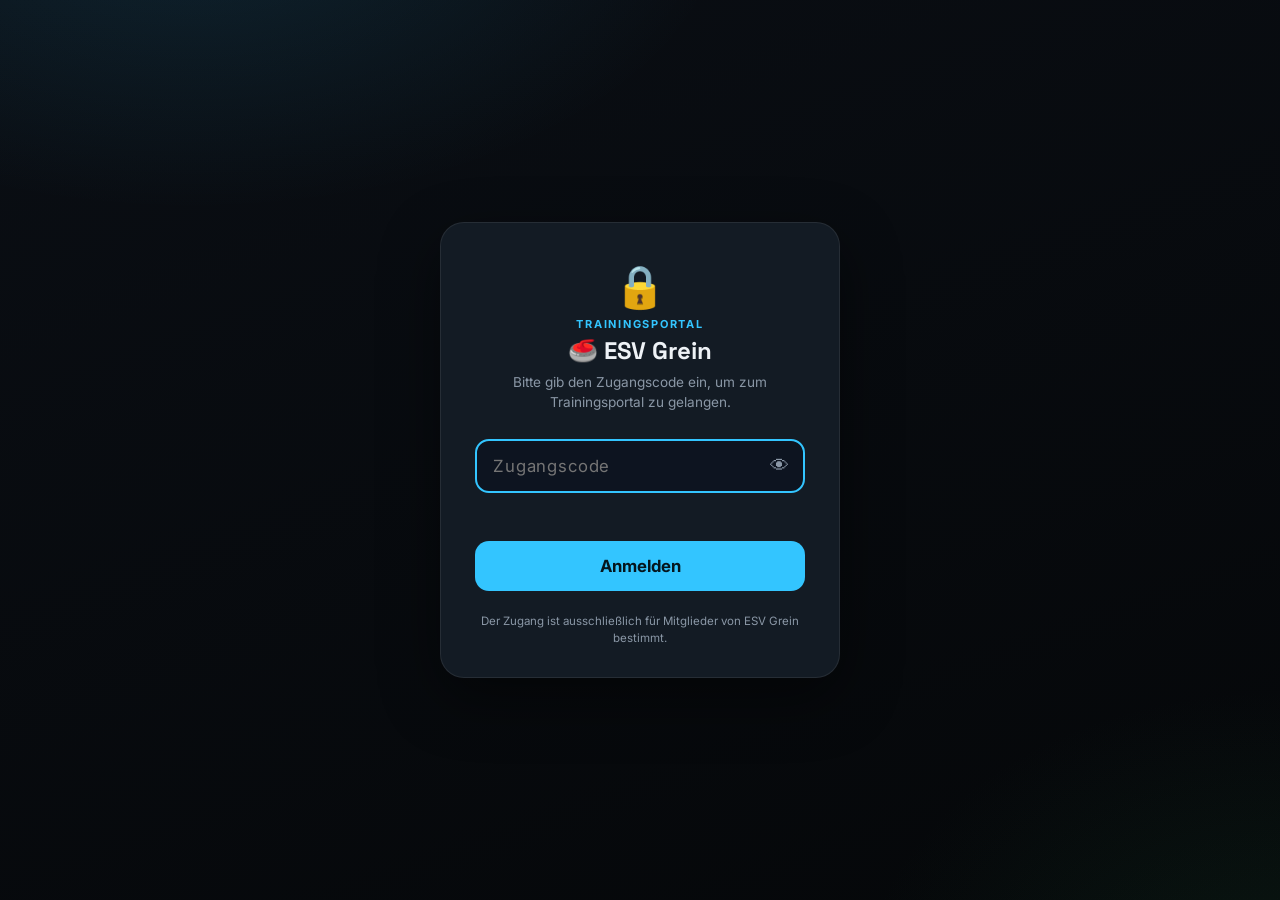
<file: index.html>
<!DOCTYPE html>
<html lang="de">
<head>
<meta charset="UTF-8">
<meta name="viewport" content="width=device-width, initial-scale=1.0, viewport-fit=cover, maximum-scale=1.0, user-scalable=no">
<title>Anmeldung – Trainingsportal ESV Grein</title>
<link rel="preconnect" href="https://fonts.googleapis.com">
<link href="https://fonts.googleapis.com/css2?family=Space+Grotesk:wght@500;700&family=Inter:wght@400;600;700&display=swap" rel="stylesheet">

<style>
:root{
    --green:#1f5e3a;
    --red:#b93a32;
    --gold:#ffdf8c;
    --bg-main:#0a0e14;
    --bg-panel:#131b24;
    --line:rgba(255,255,255,0.08);
    --text-main:#eef2f6;
    --text-dim:#8a97a6;
    --accent:#33c5ff;
    --accent-hover:#5fd4ff;
    --font-display:"Space Grotesk","Inter",sans-serif;
    --font-body:"Inter",Segoe UI,Arial,sans-serif;
}

*{
    margin:0;
    padding:0;
    box-sizing:border-box;
    -webkit-tap-highlight-color: transparent;
}

html, body{
    height:100%;
    height:100dvh;
}

body{
    font-family:var(--font-body);
    background:
        radial-gradient(900px 500px at 15% -10%, rgba(51,197,255,0.12), transparent 60%),
        radial-gradient(700px 500px at 100% 110%, rgba(31,94,58,0.18), transparent 60%),
        linear-gradient(160deg,var(--bg-main),#050709);
    color:var(--text-main);
    display:flex;
    align-items:center;
    justify-content:center;
    padding:20px;
}

.gate-card{
    width:100%;
    max-width:400px;
    background:var(--bg-panel);
    border:1px solid var(--line);
    border-radius:24px;
    padding:38px 34px 30px;
    box-shadow:0 20px 60px rgba(0,0,0,.45);
    text-align:center;
    animation: cardIn .35s ease;
}
@keyframes cardIn{
    from{ opacity:0; transform:translateY(10px); }
    to{ opacity:1; transform:translateY(0); }
}

.gate-icon{
    font-size:2.6rem;
    margin-bottom:6px;
}

.gate-eyebrow{
    font-family:var(--font-body);
    text-transform:uppercase;
    letter-spacing:0.16em;
    font-size:11px;
    color:var(--accent);
    font-weight:700;
    margin-bottom:4px;
}

.gate-title{
    font-family:var(--font-display);
    font-weight:700;
    font-size:1.5rem;
    letter-spacing:-0.01em;
    margin-bottom:6px;
}

.gate-sub{
    font-size:0.85rem;
    color:var(--text-dim);
    margin-bottom:26px;
    line-height:1.5;
}

.pw-field{
    position:relative;
    margin-bottom:16px;
}

.pw-field input{
    width:100%;
    border:2px solid var(--line);
    background:#0d1420;
    color:var(--text-main);
    border-radius:14px;
    padding:15px 48px 15px 16px;
    font-size:1.05rem;
    letter-spacing:0.05em;
    font-family:inherit;
    outline:none;
    transition: border-color .15s;
}
.pw-field input:focus{
    border-color:var(--accent);
}
.pw-field input.shake{
    border-color:var(--red);
    animation: shakeField .4s ease;
}
@keyframes shakeField{
    0%,100%{ transform:translateX(0); }
    20%{ transform:translateX(-8px); }
    40%{ transform:translateX(7px); }
    60%{ transform:translateX(-5px); }
    80%{ transform:translateX(3px); }
}

.pw-toggle{
    position:absolute;
    right:6px;
    top:50%;
    transform:translateY(-50%);
    background:none;
    border:none;
    color:var(--text-dim);
    font-size:1.2rem;
    cursor:pointer;
    padding:8px 10px;
    border-radius:8px;
    line-height:1;
}
.pw-toggle:hover{ color:var(--text-main); background:rgba(255,255,255,0.06); }

.gate-error{
    color:#ff8a80;
    font-size:0.82rem;
    font-weight:600;
    min-height:18px;
    margin-bottom:14px;
    opacity:0;
    transition:opacity .15s;
}
.gate-error.show{ opacity:1; }

.gate-submit{
    width:100%;
    border:none;
    border-radius:14px;
    padding:15px;
    font-size:1.05rem;
    font-weight:700;
    font-family:inherit;
    background:var(--accent);
    color:#05161e;
    cursor:pointer;
    touch-action:manipulation;
    transition: transform .1s, background .15s;
}
.gate-submit:hover{ background:var(--accent-hover); }
.gate-submit:active{ transform:scale(0.97); }

.gate-footnote{
    margin-top:22px;
    font-size:0.72rem;
    color:var(--text-dim);
    line-height:1.5;
}

.gate-redirect{
    font-size:0.85rem;
    color:var(--text-dim);
}
</style>
</head>
<body>

<div class="gate-card" id="gateCard">
    <div class="gate-icon">🔒</div>
    <div class="gate-eyebrow">Trainingsportal</div>
    <div class="gate-title">🥌 ESV Grein</div>
    <div class="gate-sub">Bitte gib den Zugangscode ein, um zum Trainingsportal zu gelangen.</div>

    <form id="gateForm" autocomplete="off">
        <div class="pw-field">
            <input type="password" id="pwInput" placeholder="Zugangscode" autofocus inputmode="text">
            <button type="button" class="pw-toggle" id="pwToggle" title="Passwort anzeigen/verbergen">👁</button>
        </div>
        <div class="gate-error" id="gateError">Falscher Code – bitte nochmal versuchen.</div>
        <button type="submit" class="gate-submit">Anmelden</button>
    </form>

    <div class="gate-footnote">Der Zugang ist ausschließlich für Mitglieder von ESV Grein bestimmt.</div>
</div>

<script>
// ============================================================
// ZUGANGSSPERRE – Trainingsportal ESV Grein
// ============================================================
// Diese Seite ist die Startseite des Portals (bei GitHub Pages automatisch
// die aufgerufene index.html im Repo-Root, lokal einfach die Datei, die man
// zuerst öffnet). Erst nach richtigem Code wird zur eigentlichen Startseite
// des Portals weitergeleitet und der Zugang im Browser gemerkt (localStorage) -
// alle anderen Module prüfen über auth.js (requireGate()/requireLogin()), ob
// dieser Zugang gesetzt ist, und schicken sonst wieder hierher zurück.
//
// WICHTIG zur Sicherheit: Da es sich um eine rein statische Seite ohne
// Server/Datenbank handelt (GitHub Pages / lokale Dateien), kann der Code hier
// niemals wirklich geheim sein - er steht im Quelltext dieser Datei. Das ist
// also kein Schutz gegen technisch versierte Personen, sondern eine einfache
// Hürde, damit der Link nicht "aus Versehen" weiterverwendet wird bzw. nicht
// jeder zufällige Besucher sofort alle Trainingsdaten sieht.
//
// PASSWORT ÄNDERN: einfach den Text zwischen den Anführungszeichen bei
// SITE_PASSWORD unten ersetzen und die Datei speichern (bei GitHub: Datei im
// Repo bearbeiten und committen). Groß-/Kleinschreibung wird beachtet.
const SITE_PASSWORD = 'eisstock2026';

// ZIEL NACH ERFOLGREICHER ANMELDUNG: Name der Datei, zu der weitergeleitet
// wird - Standard ist die Dashboard-Übersicht. Falls die Startseite des
// restlichen Portals bei dir anders heißt oder in einem Unterordner liegt,
// hier den Dateinamen/Pfad anpassen.
const REDIRECT_TARGET = 'dashboard.html';

// Speicher-Schlüssel, den auth.js in den anderen Modulen ebenfalls prüft.
const AUTH_STORAGE_KEY = 'esv_grein_auth_ok';

function isAuthenticated() {
    try { return localStorage.getItem(AUTH_STORAGE_KEY) === '1'; } catch (e) { return false; }
}

// Wer schon angemeldet ist (Code bereits einmal richtig eingegeben, noch nicht
// abgemeldet), soll die Startseite nicht jedes Mal erneut sehen müssen -
// automatische Weiterleitung, sobald die Seite lädt.
if (isAuthenticated()) {
    window.location.replace(REDIRECT_TARGET);
}

const form = document.getElementById('gateForm');
const input = document.getElementById('pwInput');
const errorEl = document.getElementById('gateError');
const toggleBtn = document.getElementById('pwToggle');

form.addEventListener('submit', function (e) {
    e.preventDefault();
    const value = input.value.trim();

    if (value.length > 0 && value === SITE_PASSWORD) {
        try { localStorage.setItem(AUTH_STORAGE_KEY, '1'); } catch (e) {}
        window.location.href = REDIRECT_TARGET;
        return;
    }

    errorEl.classList.add('show');
    input.classList.remove('shake');
    // reflow, damit die Shake-Animation bei mehrfachem Fehlversuch neu startet
    void input.offsetWidth;
    input.classList.add('shake');
    input.value = '';
    input.focus();
});

toggleBtn.addEventListener('click', function () {
    const isHidden = input.type === 'password';
    input.type = isHidden ? 'text' : 'password';
    toggleBtn.textContent = isHidden ? '🙈' : '👁';
    input.focus();
});
</script>

</body>
</html>
</file>
<file: style.css>
@import url('https://fonts.googleapis.com/css2?family=Space+Grotesk:wght@500;700&family=Inter:wght@400;500;600;700&display=swap');

:root {
  --bg: #0a0e14;
  --bg-soft: #0d1219;
  --bg-panel: #131b24;
  --bg-panel-hi: #182130;
  --line: rgba(255,255,255,0.08);
  --line-hi: rgba(255,255,255,0.16);
  --text: #eef2f6;
  --text-dim: #8a97a6;
  --accent: #33c5ff;
  --accent-hover: #5fd4ff;
  --accent-soft: rgba(51,197,255,0.14);
  --font-display: "Space Grotesk", "Inter", sans-serif;
  --font-body: "Inter", -apple-system, "Segoe UI", sans-serif;
}

* { box-sizing: border-box; }

/* Touch-Optimierung für Kiosk-Betrieb (Raspberry Pi Touch-Monitor, Tablet) */
html { touch-action: manipulation; }
a, button, .tile, .logout { -webkit-tap-highlight-color: transparent; touch-action: manipulation; }
button, input, select, textarea { font-family: inherit; }

body {
  margin: 0;
  background:
    radial-gradient(1100px 500px at 15% -10%, rgba(51,197,255,0.10), transparent 60%),
    radial-gradient(900px 500px at 100% 0%, rgba(51,197,255,0.06), transparent 55%),
    var(--bg);
  color: var(--text);
  font-family: var(--font-body);
  min-height: 100vh;
}

.wrap {
  max-width: 720px;
  margin: 0 auto;
  padding: 40px 20px 64px;
}

.eyebrow {
  font-family: var(--font-display);
  font-weight: 700;
  letter-spacing: 0.16em;
  text-transform: uppercase;
  color: var(--accent);
  font-size: 12px;
  margin: 0 0 10px;
}

h1 {
  font-family: var(--font-display);
  font-weight: 700;
  font-size: 40px;
  letter-spacing: -0.01em;
  margin: 0 0 24px;
  line-height: 1.08;
}

p.lead { color: var(--text-dim); font-size: 15px; line-height: 1.55; }

.card {
  background: var(--bg-panel);
  border: 1px solid var(--line);
  border-radius: 16px;
  padding: 26px;
  box-shadow: 0 20px 40px -20px rgba(0,0,0,0.5);
}

label {
  display: block;
  font-size: 12px;
  text-transform: uppercase;
  letter-spacing: 0.08em;
  color: var(--text-dim);
  margin-bottom: 8px;
}

input[type="password"], input[type="text"] {
  width: 100%;
  padding: 13px 14px;
  background: var(--bg);
  border: 1px solid var(--line);
  border-radius: 10px;
  color: var(--text);
  font-size: 15px;
  margin-bottom: 16px;
  transition: border-color .15s ease;
}
input:focus { outline: none; border-color: var(--accent); box-shadow: 0 0 0 3px var(--accent-soft); }

button, .btn {
  display: inline-block;
  background: var(--accent);
  color: #05161e;
  border: none;
  padding: 13px 22px;
  border-radius: 10px;
  font-family: var(--font-display);
  font-weight: 700;
  letter-spacing: 0.01em;
  font-size: 15px;
  cursor: pointer;
  text-decoration: none;
  transition: background .15s ease, transform .1s ease;
}
button:hover, .btn:hover { background: var(--accent-hover); }
button:active, .btn:active { transform: scale(0.98); }

.error { color: #ff6b6b; font-size: 13px; margin-top: -8px; margin-bottom: 12px; min-height: 16px; }

.grid {
  display: grid;
  grid-template-columns: 1fr;
  gap: 12px;
  margin-top: 24px;
}

.tile {
  position: relative;
  display: flex;
  align-items: center;
  gap: 18px;
  background: var(--bg-panel);
  border: 1px solid var(--line);
  border-radius: 14px;
  padding: 18px 20px 18px 24px;
  text-decoration: none;
  color: var(--text);
  overflow: hidden;
  transition: border-color .15s ease, background .15s ease, transform .12s ease;
}
.tile::before {
  content: "";
  position: absolute;
  left: 0; top: 0; bottom: 0;
  width: 3px;
  background: var(--accent);
  opacity: 0;
  transition: opacity .15s ease;
}
.tile:hover { border-color: var(--line-hi); background: var(--bg-panel-hi); transform: translateX(3px); }
.tile:hover::before { opacity: 1; }

.tile .num {
  font-family: var(--font-display);
  font-weight: 700;
  font-size: 20px;
  color: var(--accent);
  min-width: 34px;
}
.tile .title { font-weight: 600; font-size: 16px; }
.tile .sub { color: var(--text-dim); font-size: 13px; margin-top: 2px; }
.tile .arrow { margin-left: auto; color: var(--text-dim); font-size: 18px; transition: transform .15s ease, color .15s ease; }
.tile:hover .arrow { transform: translateX(3px); color: var(--accent); }

.topbar {
  display: flex;
  flex-wrap: wrap;
  justify-content: space-between;
  align-items: center;
  gap: 8px 12px;
  margin-bottom: 28px;
}
.topbar-actions {
  display: flex;
  flex-wrap: wrap;
  gap: 8px 10px;
  align-items: center;
  justify-content: flex-end;
}
.topbar a.back {
  color: var(--text-dim);
  text-decoration: none;
  font-size: 14px;
  transition: color .15s ease;
}
.topbar a.back:hover { color: var(--text); }

.logout {
  color: var(--text-dim);
  text-decoration: none;
  font-size: 13px;
  border: 1px solid var(--line);
  padding: 7px 14px;
  border-radius: 8px;
  transition: color .15s ease, border-color .15s ease;
}
.logout:hover { color: var(--text); border-color: var(--line-hi); }

/* Info-Banner (Standort / Datum / Uhrzeit / Wetter) auf dem Dashboard */
.info-banner {
  display: flex;
  flex-wrap: wrap;
  gap: 12px;
  margin: 20px 0 32px;
}
.info-item {
  flex: 1 1 160px;
  background: var(--bg-panel);
  border: 1px solid var(--line);
  border-radius: 10px;
  padding: 12px 16px;
  display: flex;
  flex-direction: column;
  gap: 4px;
}
.info-item .label {
  font-size: 12px;
  color: var(--text-dim);
}
.info-item .value {
  font-family: var(--font-display);
  font-size: 15px;
  font-weight: 600;
  color: var(--text);
}

/* Abschnitts-Überschrift, um die Kachel-Übersicht in klare Gruppen zu
   gliedern (z.B. "Training" / "Verwaltung" / "Hilfe") */
.section-title {
  font-family: var(--font-display);
  font-weight: 700;
  letter-spacing: 0.1em;
  text-transform: uppercase;
  color: var(--text-dim);
  font-size: 12px;
  margin: 28px 2px 10px;
}
.section-title:first-of-type { margin-top: 8px; }

/* Status-Badge (z.B. "Server verbunden" / "Nur dieses Gerät") - gemeinsam
   genutzt vom Dashboard und der Datenbankverwaltung */
.status-badge {
  display: inline-block;
  padding: 4px 14px;
  border-radius: 20px;
  font-size: 12px;
  font-weight: 600;
  white-space: nowrap;
}
.status-badge.online { background: #2e7d32; color: #fff; }
.status-badge.offline { background: #b93a32; color: #fff; }
.status-badge.checking { background: var(--bg-panel-hi); color: var(--text-dim); border: 1px solid var(--line); }

/* Toast-Benachrichtigung (Fallback für Seiten ohne eigenes Toast-Styling) */
.toast {
  position: fixed;
  left: 50%;
  bottom: 28px;
  transform: translateX(-50%) translateY(20px);
  background: var(--bg-panel-hi, #1a2330);
  color: var(--text, #f2f6fa);
  border: 1px solid var(--line-hi, #33c5ff);
  padding: 12px 20px;
  border-radius: 10px;
  font-size: 14px;
  opacity: 0;
  pointer-events: none;
  transition: opacity .2s ease, transform .2s ease;
  z-index: 999;
}
.toast.show { opacity: 1; transform: translateX(-50%) translateY(0); }
.toast.success { border-color: #4caf50; }
.toast.error { border-color: #e05a5a; }
.toast.info { border-color: var(--accent, #33c5ff); }
</file>
